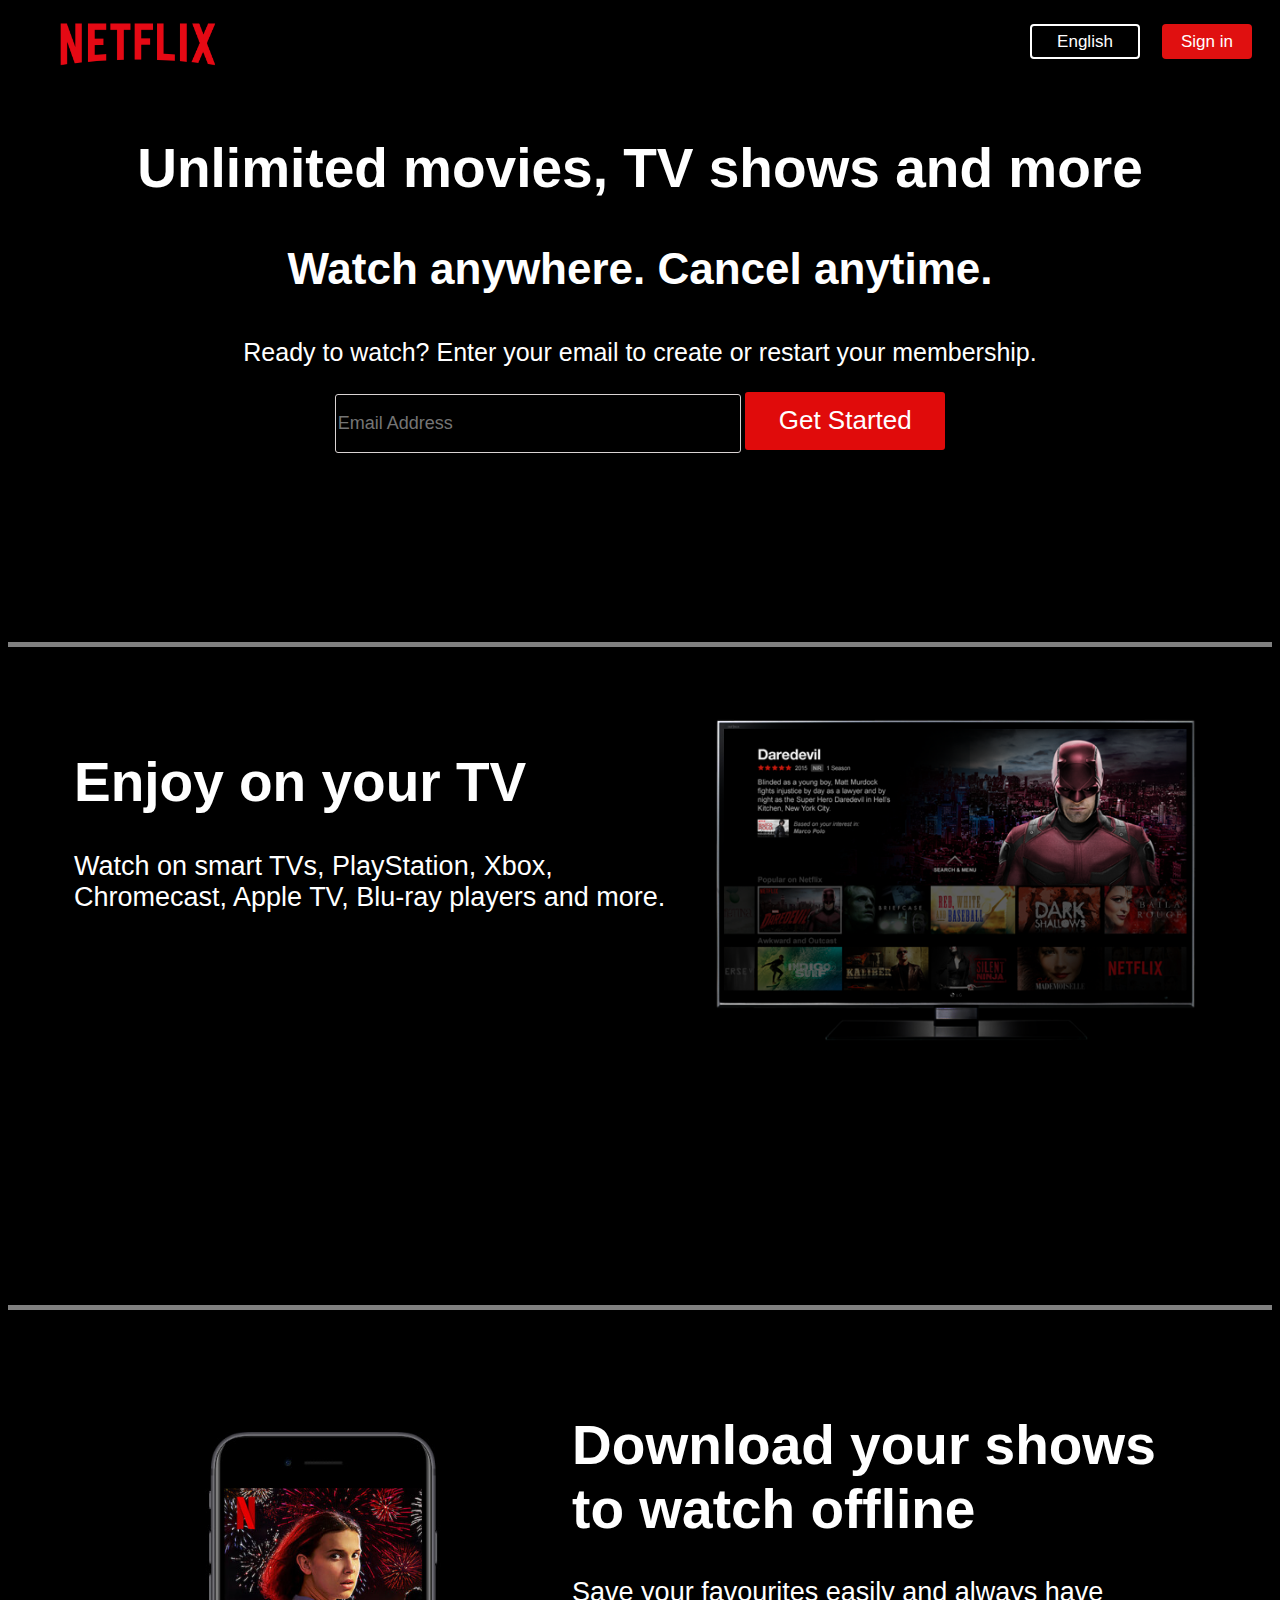
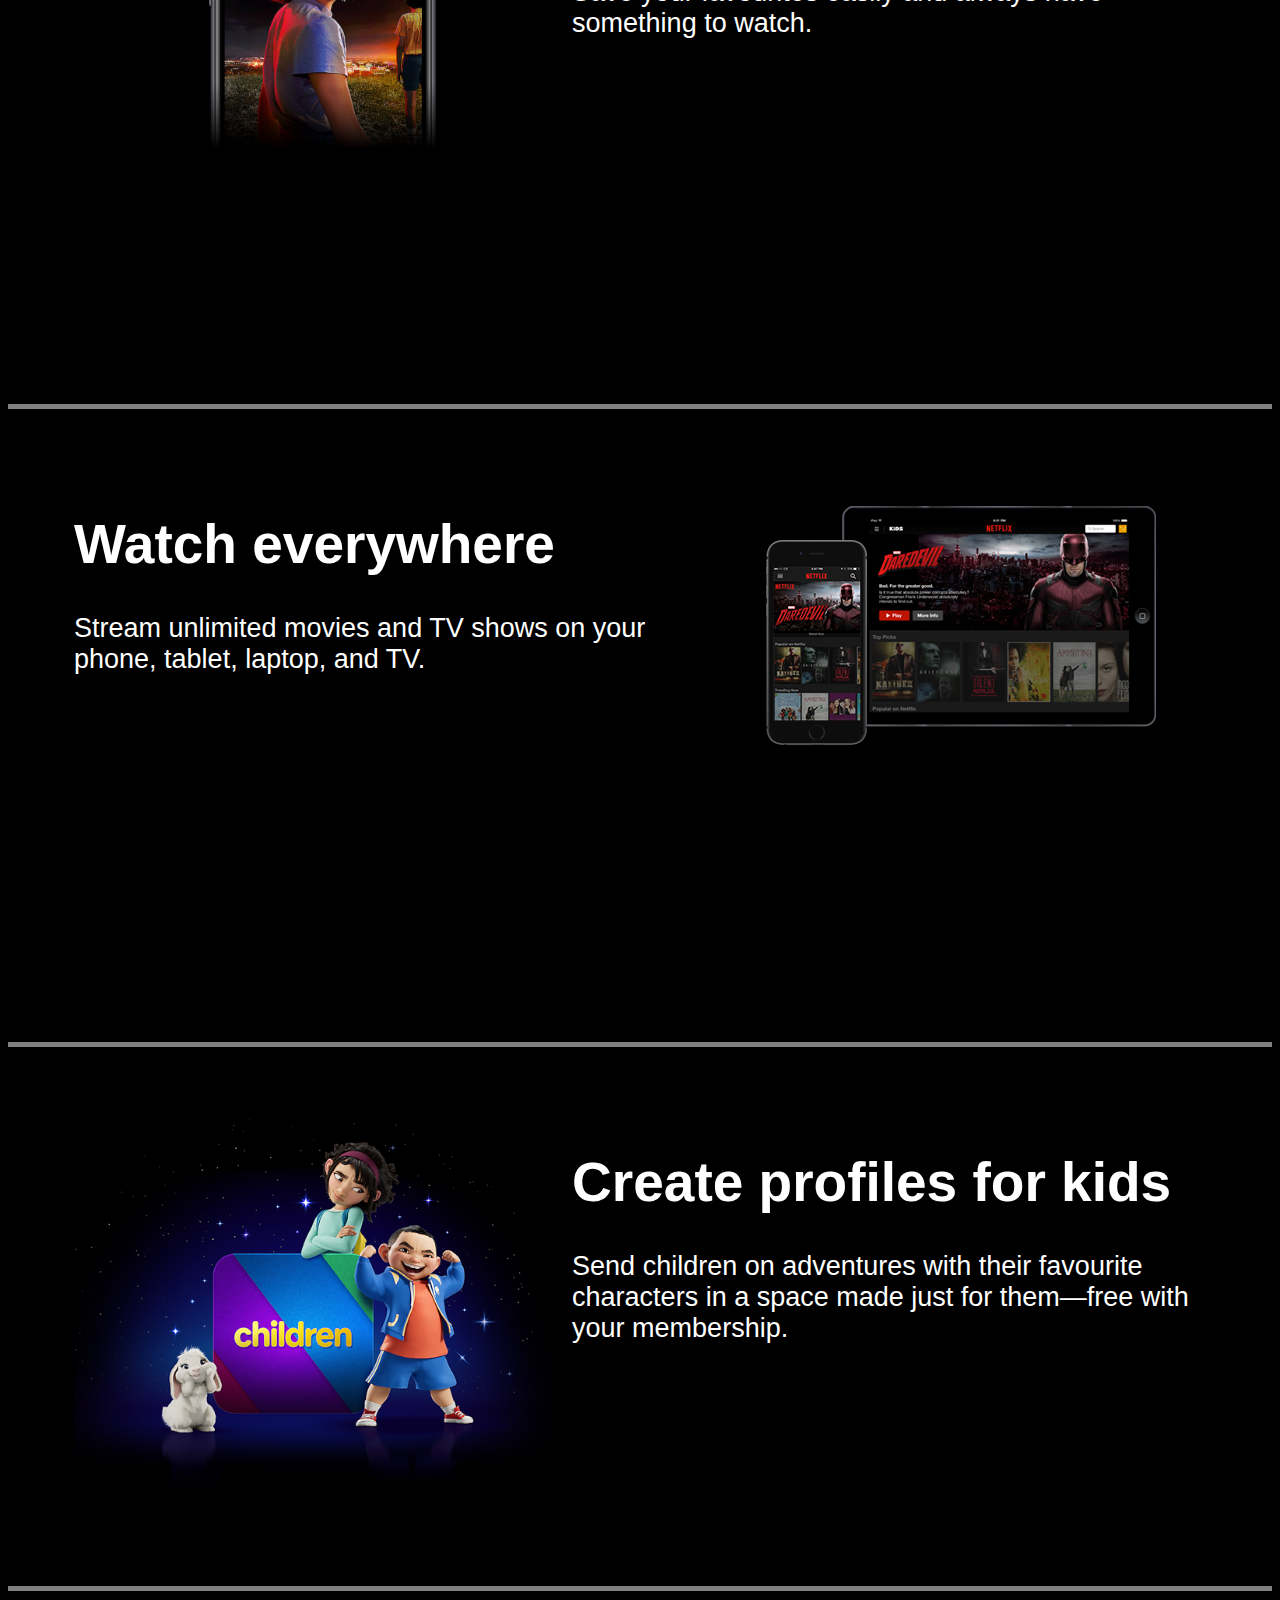
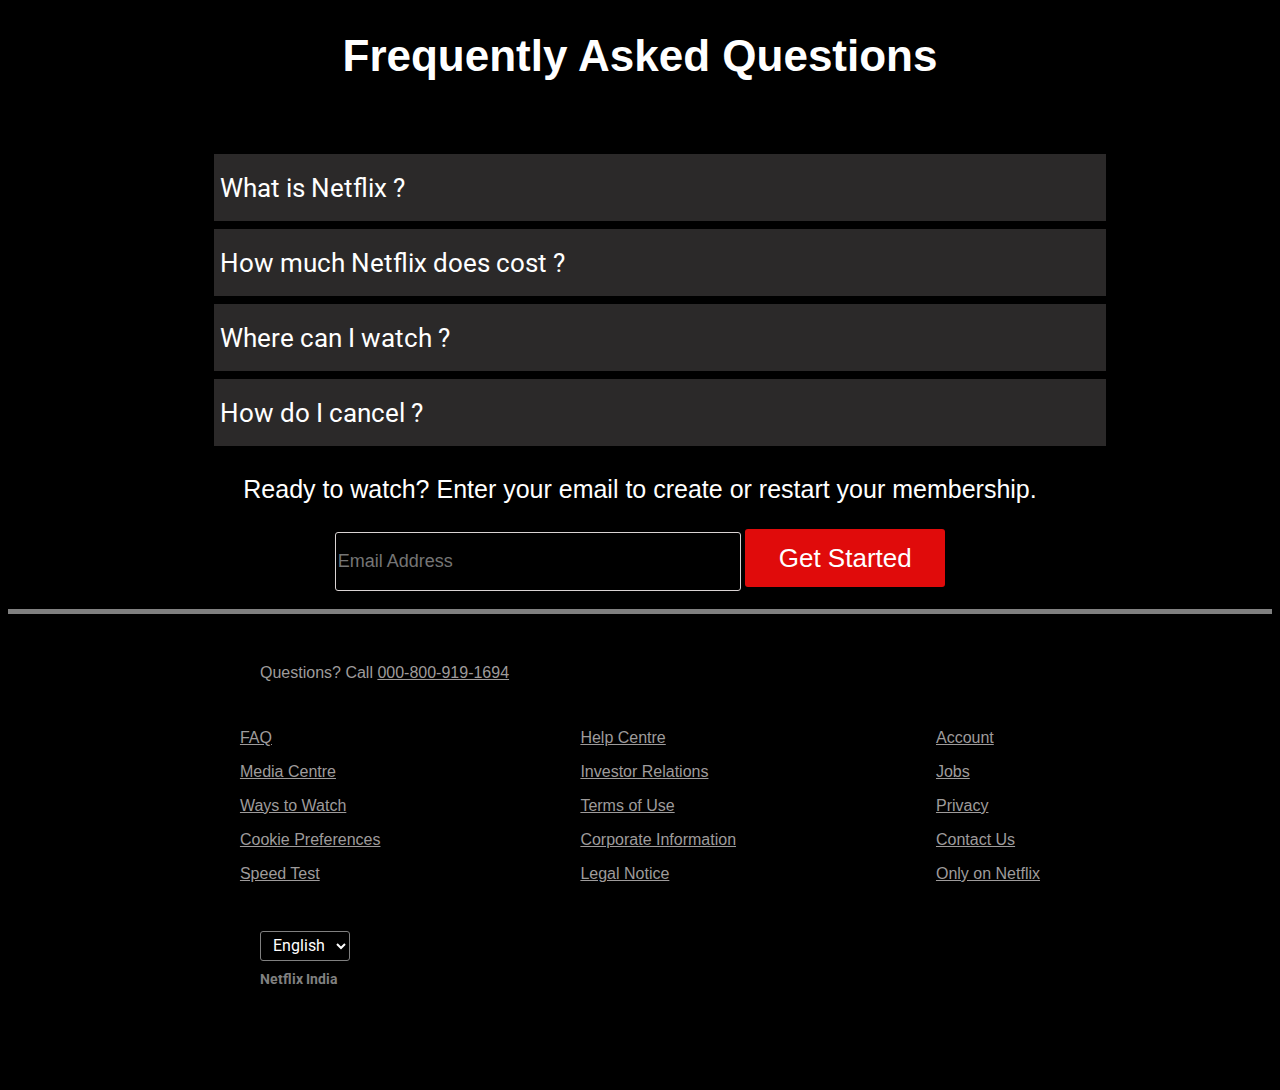
<file: Netflix HomePage/index.html>
<!DOCTYPE html>
<html lang="en">
<head>
    <meta charset="UTF-8">
    <meta name="viewport" content="width=device-width, initial-scale=1.0">
    <title>Netflix India – Watch TV Shows Online, Watch Movies Online</title>
    <link rel="stylesheet" href="css/style.css"> 
</head>
<body>
    <nav>
        <div class="img">
            <img src="img/logo.png" alt="">
        </div>
        <div class="btn">
            <button class="eng">English</button>
            <button class="sign">Sign in</button>
        </div>
    </nav>

    <div class="main">
        <h1>Unlimited movies, TV shows and more</h1>
        <h3>Watch anywhere. Cancel anytime.</h3>
        <p>Ready to watch? Enter your email to create or restart your membership.</p>
        <div class="input">
            <input type="text" placeholder="Email Address">
            <button>Get Started</button>
        </div>
    </div>

    <div class="first">
        <div class="text">
            <h1>Enjoy on your TV</h1>
            <p>Watch on smart TVs, PlayStation, Xbox, Chromecast, Apple TV, Blu-ray players and more.</p>
        </div>
        <img src="img/tab-content-2-1.png" alt="">
    </div>

    <div class="first">
        <img src="img/img3.jpg" alt="">
        <div class="text">
            <h1>Download your shows to watch offline</h1>
            <p>Save your favourites easily and always have something to watch.</p>
        </div>
        
    </div>
    <div class="first">
        <div class="text">
            <h1>Watch everywhere</h1>
            <p>Stream unlimited movies and TV shows on your phone, tablet, laptop, and TV.</p>
        </div>
        <img src="img/tab-content-2-2.png" alt="">
    </div>
    <div class="first">
        <img src="img/img2.png" alt="">
        <div class="text">
            <h1>Create profiles for kids</h1>
            <p>Send children on adventures with their favourite characters in a space made just for them—free with your membership.</p>
        </div>
    </div>

    <div class="buttons">
        <h1><strong>Frequently Asked Questions</strong></h1>
        <button>What is Netflix ?</button><br>
        <button>How much Netflix does cost ?</button><br>
        <button>Where can I watch ?</button> <br>
        <button>How do I cancel ?</button>
    </div>
    <div class="main">
        <p>Ready to watch? Enter your email to create or restart your membership.</p>
        <div class="input">
            <input type="text" placeholder="Email Address">
            <button>Get Started</button>
            <br><br>
        </div>
    </div>
    

   

    <div class="footer">

        <div class="footer-1">
            <p>Questions? Call <u>000-800-919-1694</u></p>
        </div>
    
        <div class="footer-2">
            
            
            <div class="list">
                
                <p><a href="https://help.netflix.com/en/node/412">FAQ</a></p>
                <p><a href="https://media.netflix.com/en/">Media Centre</a></p>
                <p><a href="https://devices.netflix.com/en/">Ways to Watch</a></p>
                <p><a href="https://www.netflix.com/in/">Cookie Preferences</a></p>
                <p><a href="https://www.sbs.com.au/audio/music/popasia">Speed Test</a></p>
            </div>
            <div class="list">
                
                <p><a href="https://help.netflix.com/en/">Help Centre</a></p>
                <p><a href="https://ir.netflix.net/ir-overview/profile/default.aspx">Investor Relations</a></p>
                <p><a href="https://help.netflix.com/legal/termsofuse">Terms of Use</a></p>
                <p><a href="https://help.netflix.com/legal/corpinfo">Corporate Information</a></p>
                <p><a href="https://help.netflix.com/legal/notices">Legal Notice</a></p>
            </div>
            <div class="list">
                <p><a href="https://www.netflix.com/in/login?nextpage=https%3A%2F%2Fwww.netflix.com%2Fyouraccount">Account</a></p>
                <p><a href="https://jobs.netflix.com/">Jobs</a></p>
                <p><a href="https://help.netflix.com/legal/privacy">Privacy</a></p>
                <p><a href="https://help.netflix.com/en/contactus">Contact Us</a></p>
                <p><a href="https://www.netflix.com/in/browse/genre/839338">Only on Netflix</a></p>
                
                
            </div>

        </div>

        <div class="footer-3">
            <select name="lng">
                <option value="English">English</option>
              </select>

              <h5>Netflix India</h5>
              <br><br><br><br>
        </div>
    </div>


    


</body>
</html>
</file>
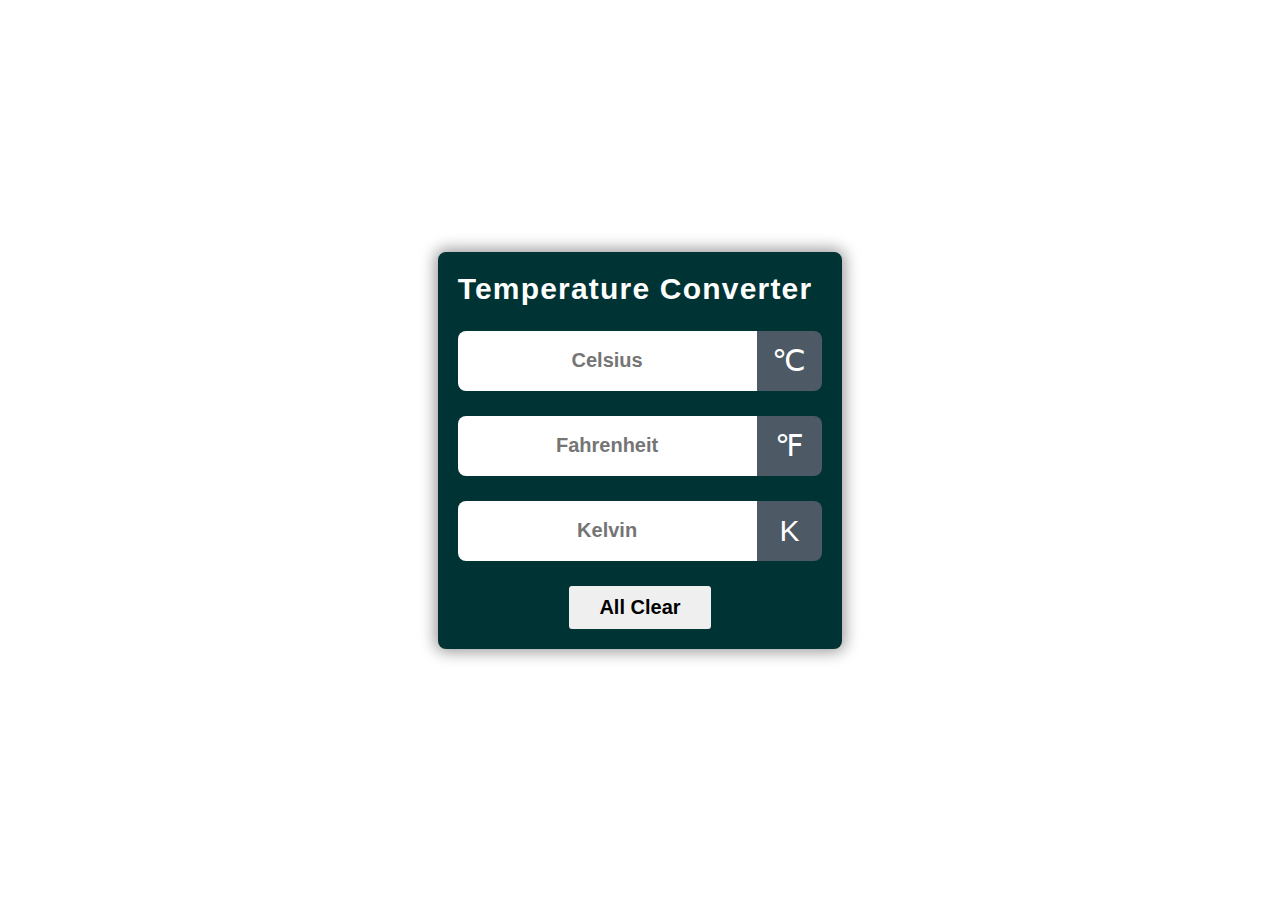
<file: Temperature Converter/index.html>
<!DOCTYPE html>
<html lang="en">
<head>
    <meta charset="UTF-8">
    <meta name="viewport" content="width=device-width, initial-scale=1.0">
    <title>Temperature Converter</title>
    <link rel="stylesheet" href="style.css">
    <link rel="stylesheet" href="https://cdnjs.cloudflare.com/ajax/libs/font-awesome/6.2.0/css/all.min.css" integrity="sha512-xh6O/CkQoPOWDdYTDqeRdPCVd1SpvCA9XXcUnZS2FmJNp1coAFzvtCN9BmamE+4aHK8yyUHUSCcJHgXloTyT2A==" crossorigin="anonymous" referrerpolicy="no-referrer" />    
</head>
<body>
    <div class="container">

        <div class="title">
            <h1>Temperature Converter</h1>
            <span class="Temperature-icon"><i class="fa-solid fa-temperature-three-quarters"></i></span>
        </div>

        <div id="celsius">
            <input type="number" name="" placeholder="Celsius">
            <span class="icon">&#8451</span>
        </div>
        <div id="fahrenheit">
            <input type="number" name="" placeholder="Fahrenheit">
            <span class="icon">&#8457</span>
        </div>
        <div id="kelvin">
            <input type="number" name="" placeholder="Kelvin">
            <span class="icon">&#8490</span>
        </div>

        <div class="button">
            <button>All Clear</button>
        </div>

    </div>
   
   <script src="script.js"></script>

</body>
</html>
</file>
<file: Netflix HomePage/css/style.css>
@import url('https://fonts.googleapis.com/css2?family=Roboto:wght@300&display=swap');

body{
    
    background-image: url(https://assets.nflxext.com/ffe/siteui/vlv3/e89c9679-2f5f-491d-924c-c58924a8ee4b/8ec27a1d-02ce-4489-b320-a95106906f5d/IN-en-20221121-popsignuptwoweeks-perspective_alpha_website_medium.jpg);
    background-size: 1350px 650px;
    background-color: black;
    background-repeat: no-repeat;
    color: white;
    font-family: 'Mulish', sans-serif;

}

nav{
    display: flex;
    justify-content: center;
    justify-content: space-around;
}

nav .img img {
    width: 19%;
    margin-top: -20px;
    margin-left: 35px;
}

nav .btn {
    display: flex;
    margin-top: 16px;
}

.btn .sign{

    width: 90px;
    height: 35px;
    background-color: rgb(224, 16, 16);
    color: white;
    border: none;
    border-radius: 4px;
    font-size: 17px;
    margin-right: 20px;
    
}
.btn .eng{
    margin-inline: 22px ;
    width: 110px;
    height:35px;
    background-color: black;
    color: white;
    border: 2px solid white;
    font-size: 17px;
    border-radius: 4px;
}

.btn .eng:hover{
    background-color: transparent;
}

.btn .sign:hover{
    background-color: transparent;
    border: 3px solid red;
}

.main{
    text-align: center;
}

.main h1{
    font-size: 55px;
    font-family: 'Mukta', sans-serif;
}

.main p{
    font-size: 25px;
}

.main h3{
    font-size: 44px;
}

.input input{
    width: 400px;
    height: 55px;
    border: none;
    font-size:  18px;
    background-color: transparent;
    border: 1px solid  rgb(218, 212, 212);
    border-radius: 3px;
    
}

.input button{
    width: 200px;
    height: 58px;
    border: none;
    font-size: 26px;
    color: white;
    background-color: rgb(224, 11, 11);
    border-radius: 3px;
}

.first{
    display: flex;
    justify-content: center;
    justify-content: space-around;
    margin-top: 189px;
    padding: 66px;
    border-top: 5px solid grey;
    
}

.first h1{
    font-size:55px;
}

.first p{
    font-size: 27px;
}

.first img{
    width: 44%;
    
}

.buttons h1{
    
    text-align: center;
    margin-top: 33px;
    font-size: 44px;
    border-top: 5px solid grey;
    padding: 40px;
   
}

.buttons button{
    border: 4px solid black;
    width: 900px;
    height: 75px;
    background-color: rgb(43, 41, 41);
    color: white ;
    font-size: 26px;
    margin-left : 16%;
    text-align: left;
    font-family: 'Roboto', sans-serif;


}

.footer{
    border-top: 5px solid grey;
    
}

.footer-2{
    display: flex;
    
    justify-content: space-evenly;
    
    padding: 32px;
    
}

.footer-1 p{
    color: rgb(158, 155, 155);
    margin-top: 50px;
    margin-bottom: -1px;
    margin-left: 252px;
}

.footer-2 a{
    color: rgb(158, 155, 155) ;
}

.footer-3{
    margin-left: 252px;
}


.footer select{
    width: 90px;
    height: 30px;
    background-color: black;
    color: white;
    text-align: center;
    font-family: 'Roboto', sans-serif;
    font-size: medium;
    border-radius: 3px;
    border: 0.5px solid  grey;
}

.footer h5{
    color: grey ;
    font-family: 'Roboto', sans-serif;
    font-size: 14px;
    margin-top: 10px;
    

}
</file>
<file: Temperature Converter/style.css>
*{
    margin: 0;
    padding: 0;
    box-sizing: border-box;
}

body{
    display: flex;
    justify-content: center;
    align-items: center;
    min-height: 100vh;
}

.container{
    max-width: 450px;
    background: #003333;
    border-radius: 8px;
    box-shadow: 0px 0px 15px 3px rgba(0,0,0,0.4);
    font-family: sans-serif;
    padding: 20px;
}

.title{
    display: flex;
    justify-content: center;
    align-items: center;
    flex-wrap: wrap-reverse;
    gap: 10px;
}

.Temperature-icon{
    font-size: 45px;
    color: #fff;
}

h1{
    color: #fff;
    letter-spacing: 1.2px;
    font-size: 30px;
}

#celsius, #fahrenheit, #kelvin{
    display: flex;
    justify-content: center;
    align-items: center;
    margin-top: 25px;
}

input{
    flex: 5;
    height: 60px;
    font-size: 20px;
    font-weight: 600;
    text-align: center;
    border: none;
    outline: none;
    border-radius: 8px 0 0 8px;
    padding: 0 10px;
}



input::-webkit-outer-spin-button,
input::-webkit-inner-spin-button{
    -webkit-appearance: none;
}




.icon{
    flex: 1;
    height: 60px;
    line-height: 60px;
    padding: 0 5px;
    text-align: center;
    font-size: 30px;
    background: #4d5964;
    color: #fff;
    border-radius: 0 8px 8px 0;
}


.button{
    margin-top: 25px;
    text-align: center;
}


.button button{
    border: none;
    outline: none;
    padding: 10px 30px;
    font-size: 20px;
    font-weight: 600;
    border-radius: 3px;
    cursor: pointer;
    transition: 0.3s;
}

.button button:hover{
    background: #000;
    color: #fff;
}
</file>
